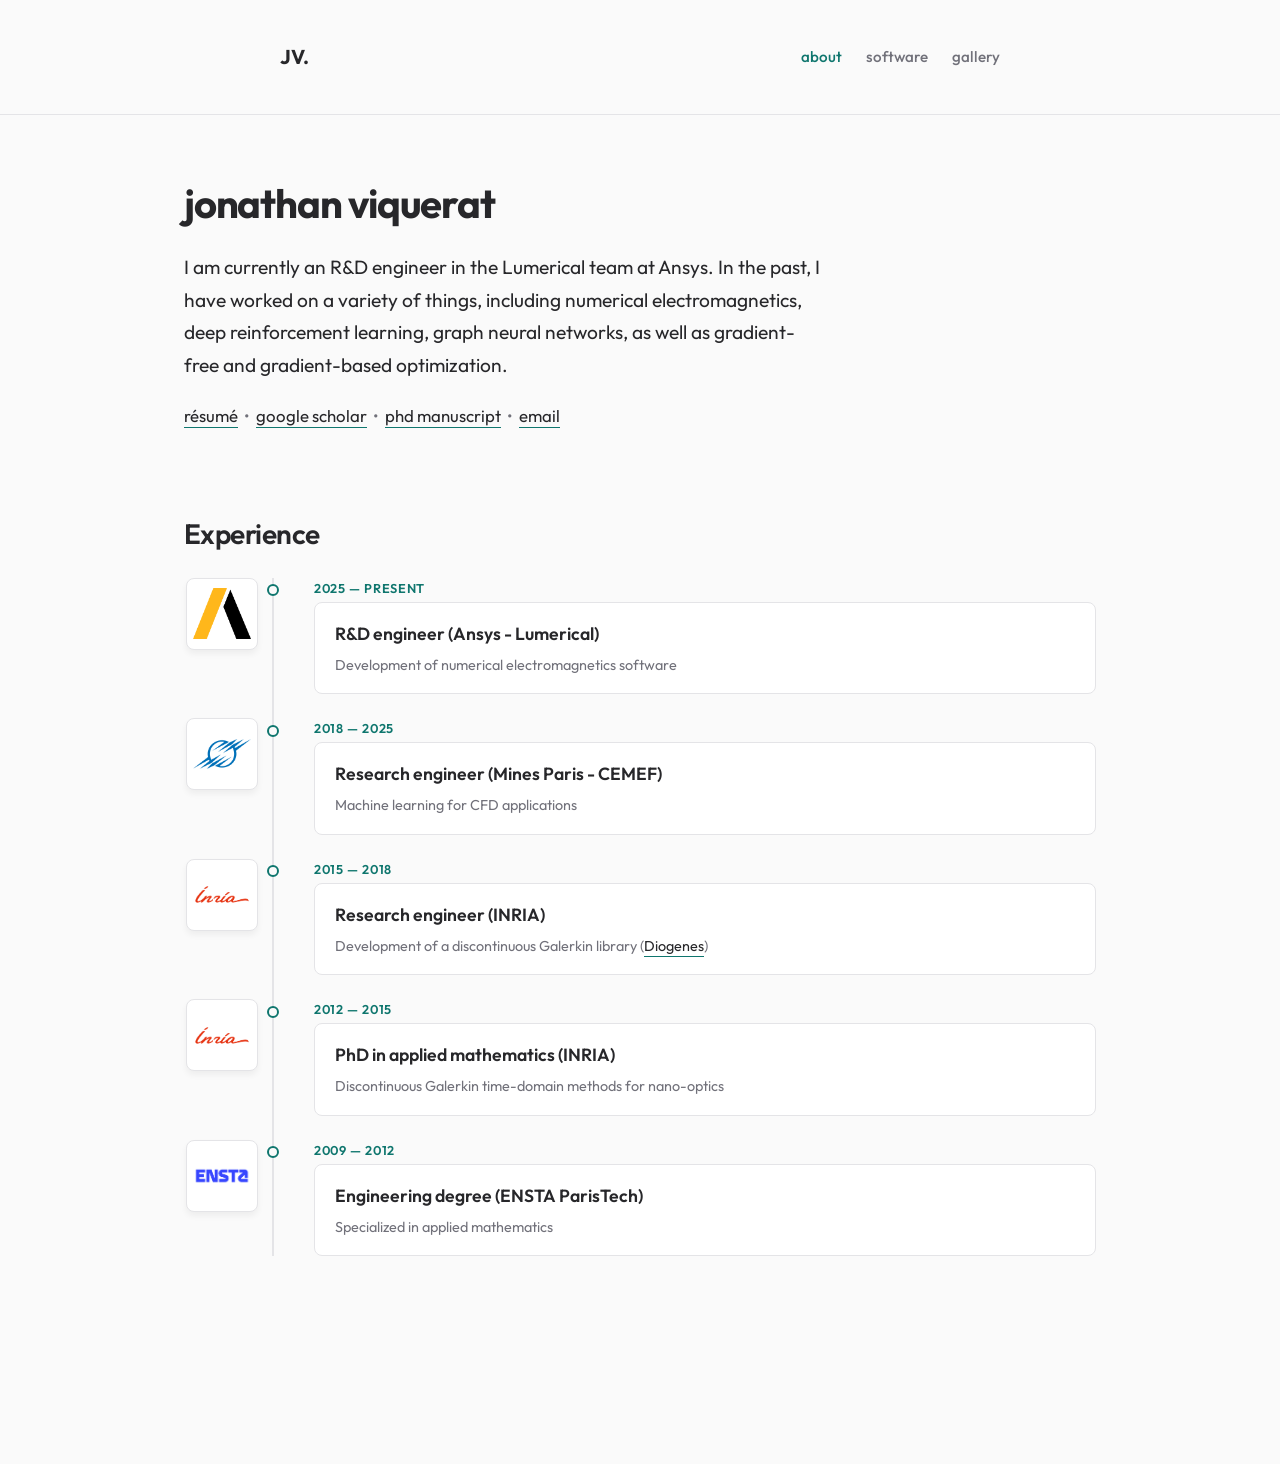
<file: index.html>
<!DOCTYPE html>
<html lang="en">
<head>
    <meta charset="UTF-8">
    <meta name="viewport" content="width=device-width, initial-scale=1.0">
    <title>JV</title>
    <link rel="stylesheet" href="css/style.css">
</head>
<body>

    <script src="js/header.js"></script>
    <site-header></site-header>

    <main class="main-content">
        <section class="section">
            <h1>jonathan viquerat</h1>
            <p style="font-size: 1.2rem; color: var(--text-primary); max-width: 40rem;">
                I am currently an R&D engineer in the Lumerical team at Ansys. In the past, I have worked on a variety of things, including numerical electromagnetics, deep reinforcement learning, graph neural networks, as well as gradient-free and gradient-based optimization.
            </p>
            <p>
                <a href="img/cv.pdf" class="text-link" target="_blank">résumé</a> &nbsp;•&nbsp;
                <a href="https://scholar.google.fr/citations?user=guoJL5UAAAAJ&hl=fr" class="text-link" target="_blank">google scholar</a> &nbsp;•&nbsp;
                <a href="https://theses.hal.science/tel-01272010" class="text-link" target="_blank">phd manuscript</a> &nbsp;•&nbsp;
                <a href="mailto:jonathanviquerat@gmail.com" class="text-link">email</a>
            </p>
        </section>

        <section class="section">
            <h2>Experience</h2>
            <div class="timeline">

                <div class="timeline-item">
                    <img src="img/ansys.png" class="timeline-logo" alt="ansys">
                    <span class="timeline-date">2025 — Present</span>
                    <div class="timeline-content">
                        <h3>R&D engineer (Ansys - Lumerical)</h3>
                        <p style="margin-top: 0.25rem;">Development of numerical electromagnetics software</p>
                    </div>
                </div>

                <div class="timeline-item">
                    <img src="img/mines.png" class="timeline-logo" alt="mines">
                    <span class="timeline-date">2018 — 2025</span>
                    <div class="timeline-content">
                        <h3>Research engineer (Mines Paris - CEMEF)</h3>
                        <p style="margin-top: 0.25rem;">Machine learning for CFD applications</p>
                    </div>
                </div>

                <div class="timeline-item">
                    <img src="img/inria.png" class="timeline-logo" alt="INRIA">
                    <span class="timeline-date">2015 — 2018</span>
                    <div class="timeline-content">
                        <h3>Research engineer (INRIA)</h3>
                        <p style="margin-top: 0.25rem;">Development of a discontinuous Galerkin library (<a href="https://diogenes.inria.fr/" class="text-link" target="_blank">Diogenes</a>)</p>
                    </div>
                </div>

                <div class="timeline-item">
                    <img src="img/inria.png" class="timeline-logo" alt="INRIA">
                    <span class="timeline-date">2012 — 2015</span>
                    <div class="timeline-content">
                        <h3>PhD in applied mathematics (INRIA)</h3>
                        <p style="margin-top: 0.25rem;">Discontinuous Galerkin time-domain methods for nano-optics</p>
                    </div>
                </div>

                <div class="timeline-item">
                    <img src="img/ensta.png" class="timeline-logo" alt="ENSTA ParisTech">
                    <span class="timeline-date">2009 — 2012</span>
                    <div class="timeline-content">
                        <h3>Engineering degree (ENSTA ParisTech)</h3>
                        <p style="margin-top: 0.25rem;">Specialized in applied mathematics</p>
                    </div>
                </div>

            </div>
        </section>

    </main>

</body>
</html>
</file>
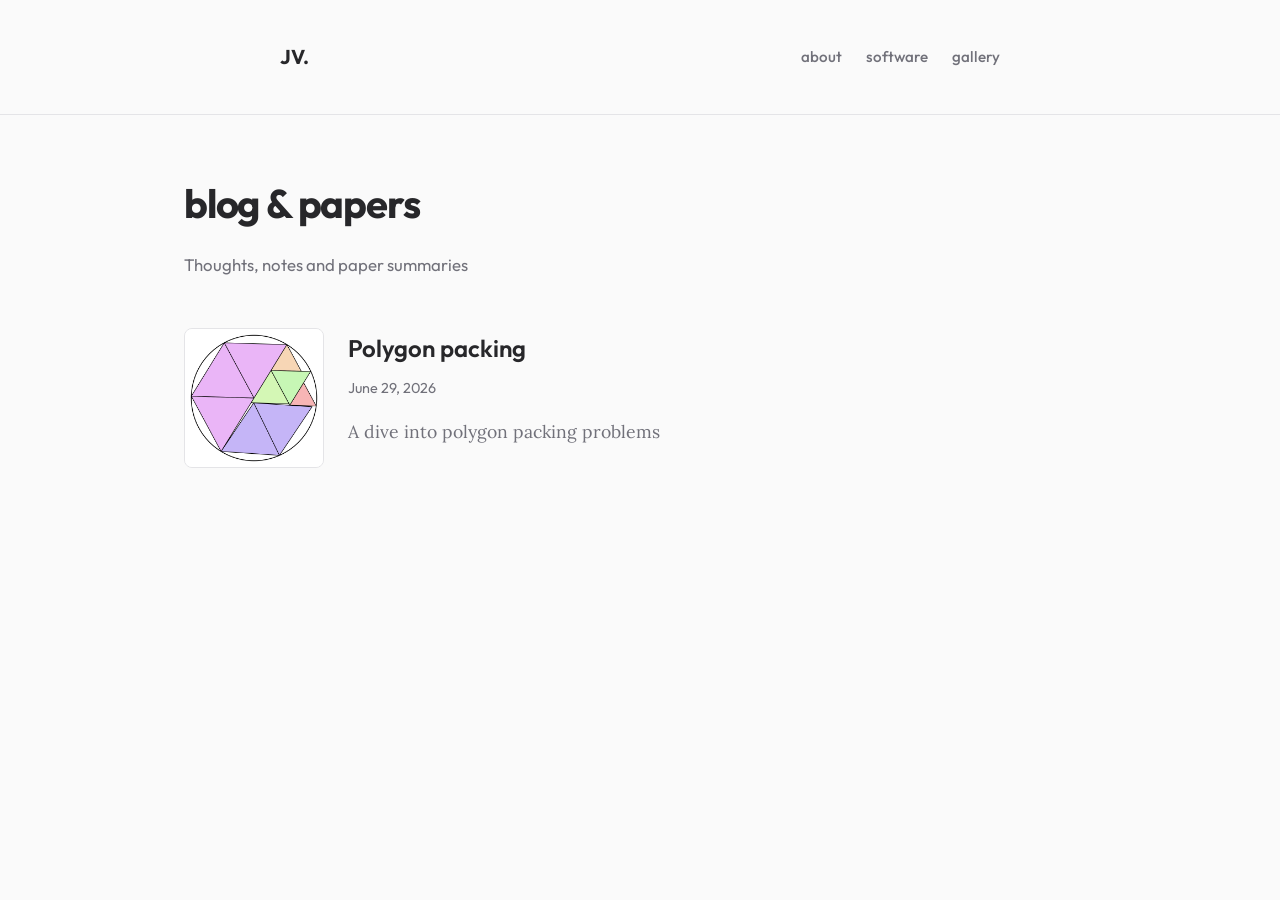
<file: blog.html>
<!DOCTYPE html>
<html lang="en">
<head>
    <meta charset="UTF-8">
    <meta name="viewport" content="width=device-width, initial-scale=1.0">
    <title>blog - JV</title>
    <link rel="stylesheet" href="css/style.css">
</head>
<body>

    <script src="js/header.js"></script>
    <site-header></site-header>

    <main class="main-content">
        <section class="section">
            <h1>blog & papers</h1>
            <p>Thoughts, notes and paper summaries</p>

            <ul class="blog-list" style="margin-top: 3rem;">
                <li class="blog-item">
                    <img src="img/pack_logo.png" alt="Floating point comparison graphic" class="blog-thumbnail">
                    <div class="blog-item-content">
                        <a href="blog/packing.html" class="blog-title">Polygon packing</a>
                        <div class="blog-meta">
                            <time>June 29, 2026</time>
                        </div>
                        <p class="blog-excerpt">
                            A dive into polygon packing problems
                        </p>
                    </div>
                </li>
            </ul>
        </section>
    </main>

</body>
</html>
</file>
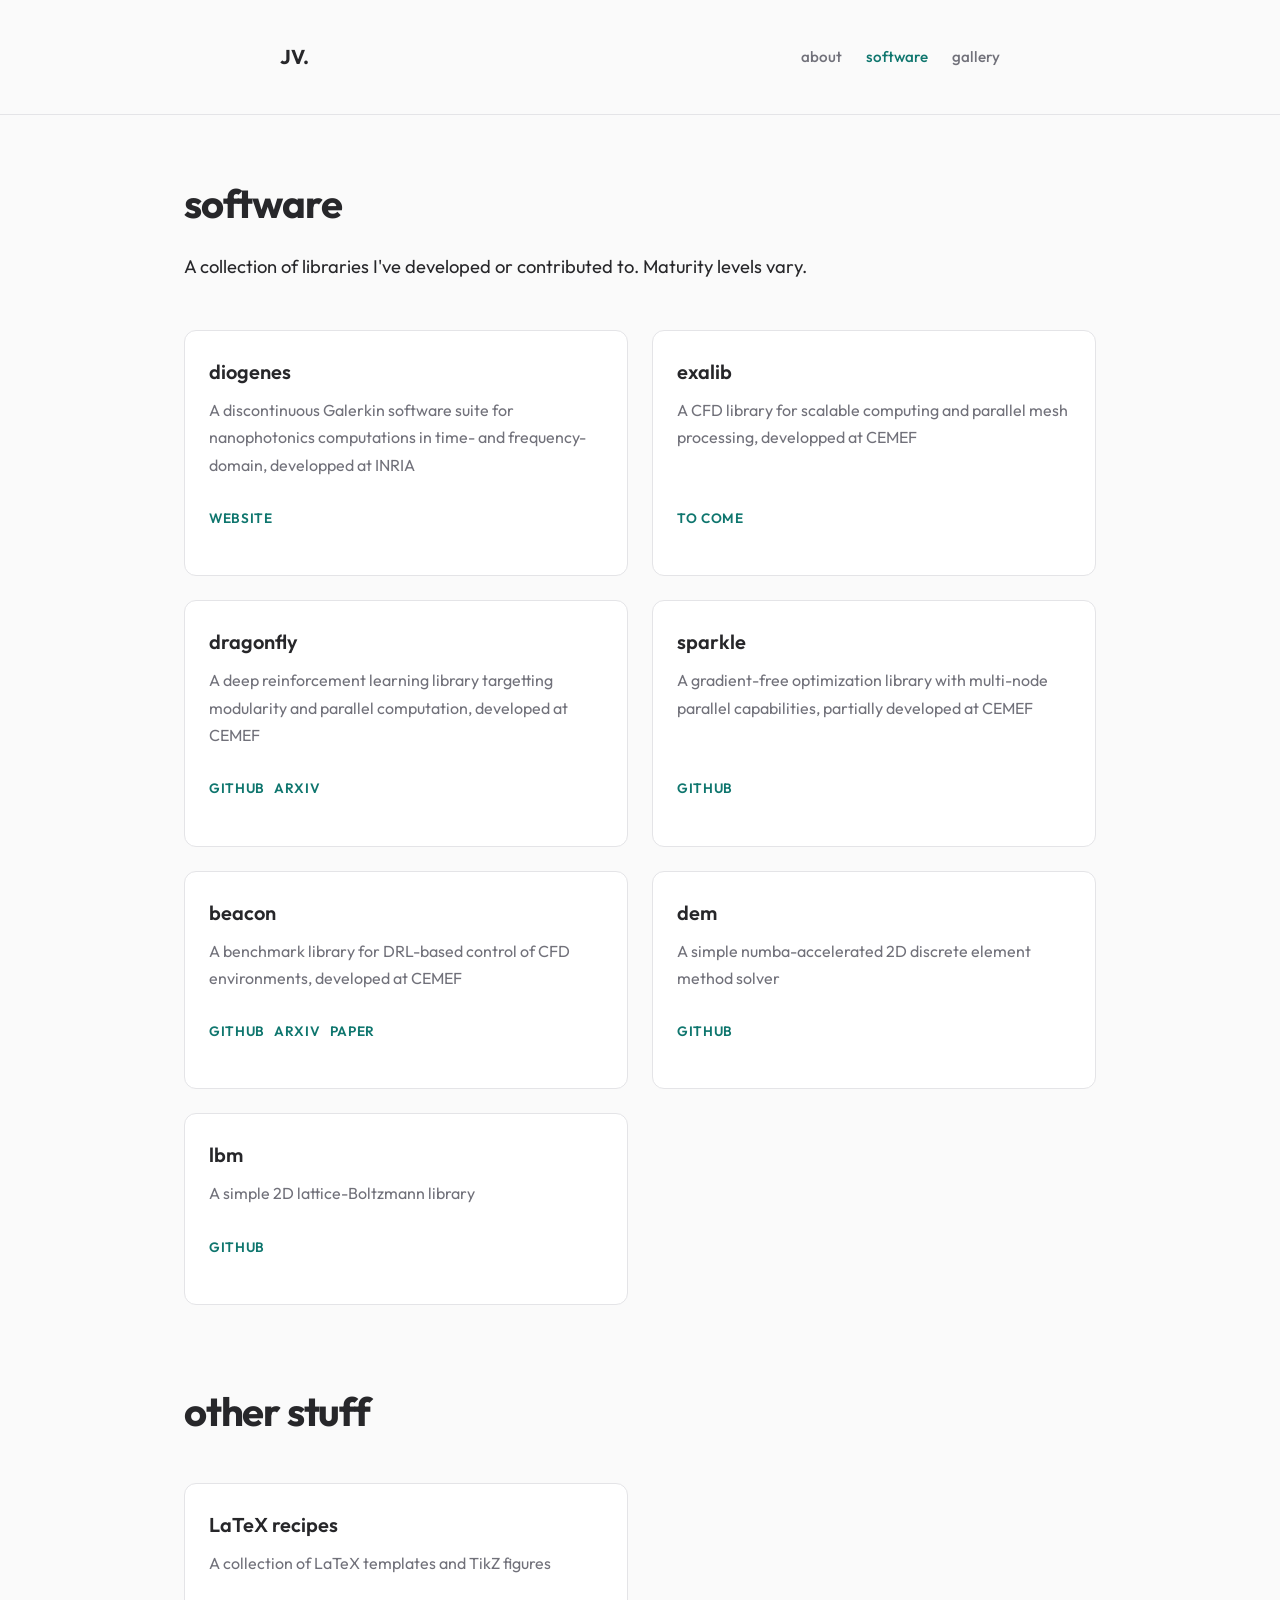
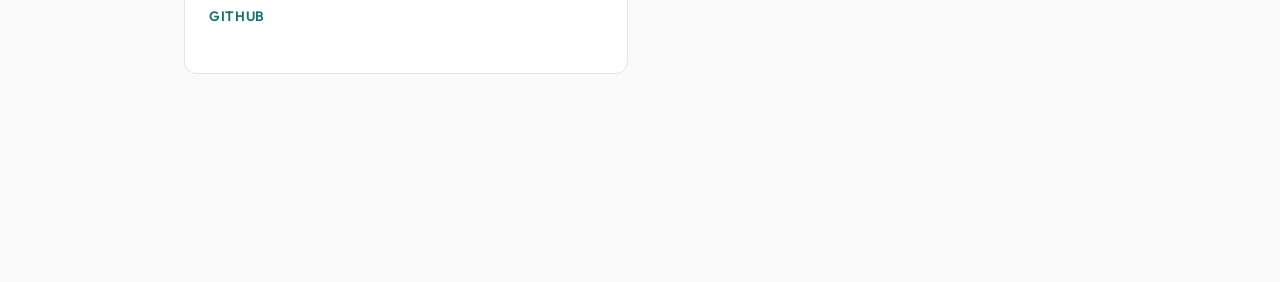
<file: software.html>
<!DOCTYPE html>
<html lang="en">
<head>
    <meta charset="UTF-8">
    <meta name="viewport" content="width=device-width, initial-scale=1.0">
    <title>software — JV</title>
    <link rel="stylesheet" href="css/style.css">
</head>
<body>

    <script src="js/header.js"></script>
    <site-header></site-header>

    <main class="main-content">
        <section class="section">
            <h1>software</h1>
            <p style="font-size: 1.15rem; color: var(--text-primary); max-width: 40rem;">
                A collection of libraries I've developed or contributed to. Maturity levels vary.
            </p>

            <div class="software-grid" style="margin-top: 3rem;">

                <div class="software-card">
                    <span class="software-title">diogenes</span>
                    <p class="software-desc">A discontinuous Galerkin software suite for nanophotonics computations in time- and frequency-domain, developped at INRIA</p>
                    <p> <a href="https://diogenes.inria.fr/" class="software-link" target="_blank">website</a> </p>
                </div>

                <div class="software-card">
                    <span class="software-title">exalib</span>
                    <p class="software-desc">A CFD library for scalable computing and parallel mesh processing, developped at CEMEF</p>
                    <p> <a href="#" class="software-link">to come</a> </p>
                </div>

                <div class="software-card">
                    <span class="software-title">dragonfly</span>
                    <p class="software-desc">A deep reinforcement learning library targetting modularity and parallel computation, developed at CEMEF</p>
                    <p> <a href="https://github.com/jviquerat/dragonfly" class="software-link" target="_blank">github</a> &nbsp <a href="https://arxiv.org/abs/2505.03778" class="software-link" target="_blank">arXiv</a> </p>
                </div>

                <div class="software-card">
                    <span class="software-title">sparkle</span>
                    <p class="software-desc">A gradient-free optimization library with multi-node parallel capabilities, partially developed at CEMEF</p>
                    <p> <a href="https://github.com/jviquerat/sparkle" class="software-link" target="_blank">github</a> </p>
                </div>

                <div class="software-card">
                    <span class="software-title">beacon</span>
                    <p class="software-desc">A benchmark library for DRL-based control of CFD environments, developed at CEMEF</p>
                    <p> <a href="https://github.com/jviquerat/beacon" class="software-link" target="_blank">github</a> &nbsp <a href="https://arxiv.org/abs/2402.17402" class="software-link" target="_blank">arXiv</a> &nbsp <a href="https://www.mdpi.com/2076-3417/14/9/3561" class="software-link" target="_blank">paper</a></p>
                </div>

                <div class="software-card">
                    <span class="software-title">dem</span>
                    <p class="software-desc">A simple numba-accelerated 2D discrete element method solver</p>
                    <p> <a href="https://github.com/jviquerat/dem" class="software-link" target="_blank">github</a> </p>
                </div>

                <div class="software-card">
                    <span class="software-title">lbm</span>
                    <p class="software-desc">A simple 2D lattice-Boltzmann library</p>
                    <p> <a href="https://github.com/jviquerat/lbm" class="software-link" target="_blank">github</a> </p>
                </div>

            </div>

            <br>
            <br>
            <br>
            <h1>other stuff</h1>

            <div class="software-grid" style="margin-top: 3rem;">

                <div class="software-card">
                    <span class="software-title">LaTeX recipes</span>
                    <p class="software-desc">A collection of LaTeX templates and TikZ figures</p>
                    <p> <a href="https://github.com/jviquerat/latex" class="software-link" target="_blank">github</a> </p>
                </div>

            </div>
        </section>
    </main>

</body>
</html>
</file>
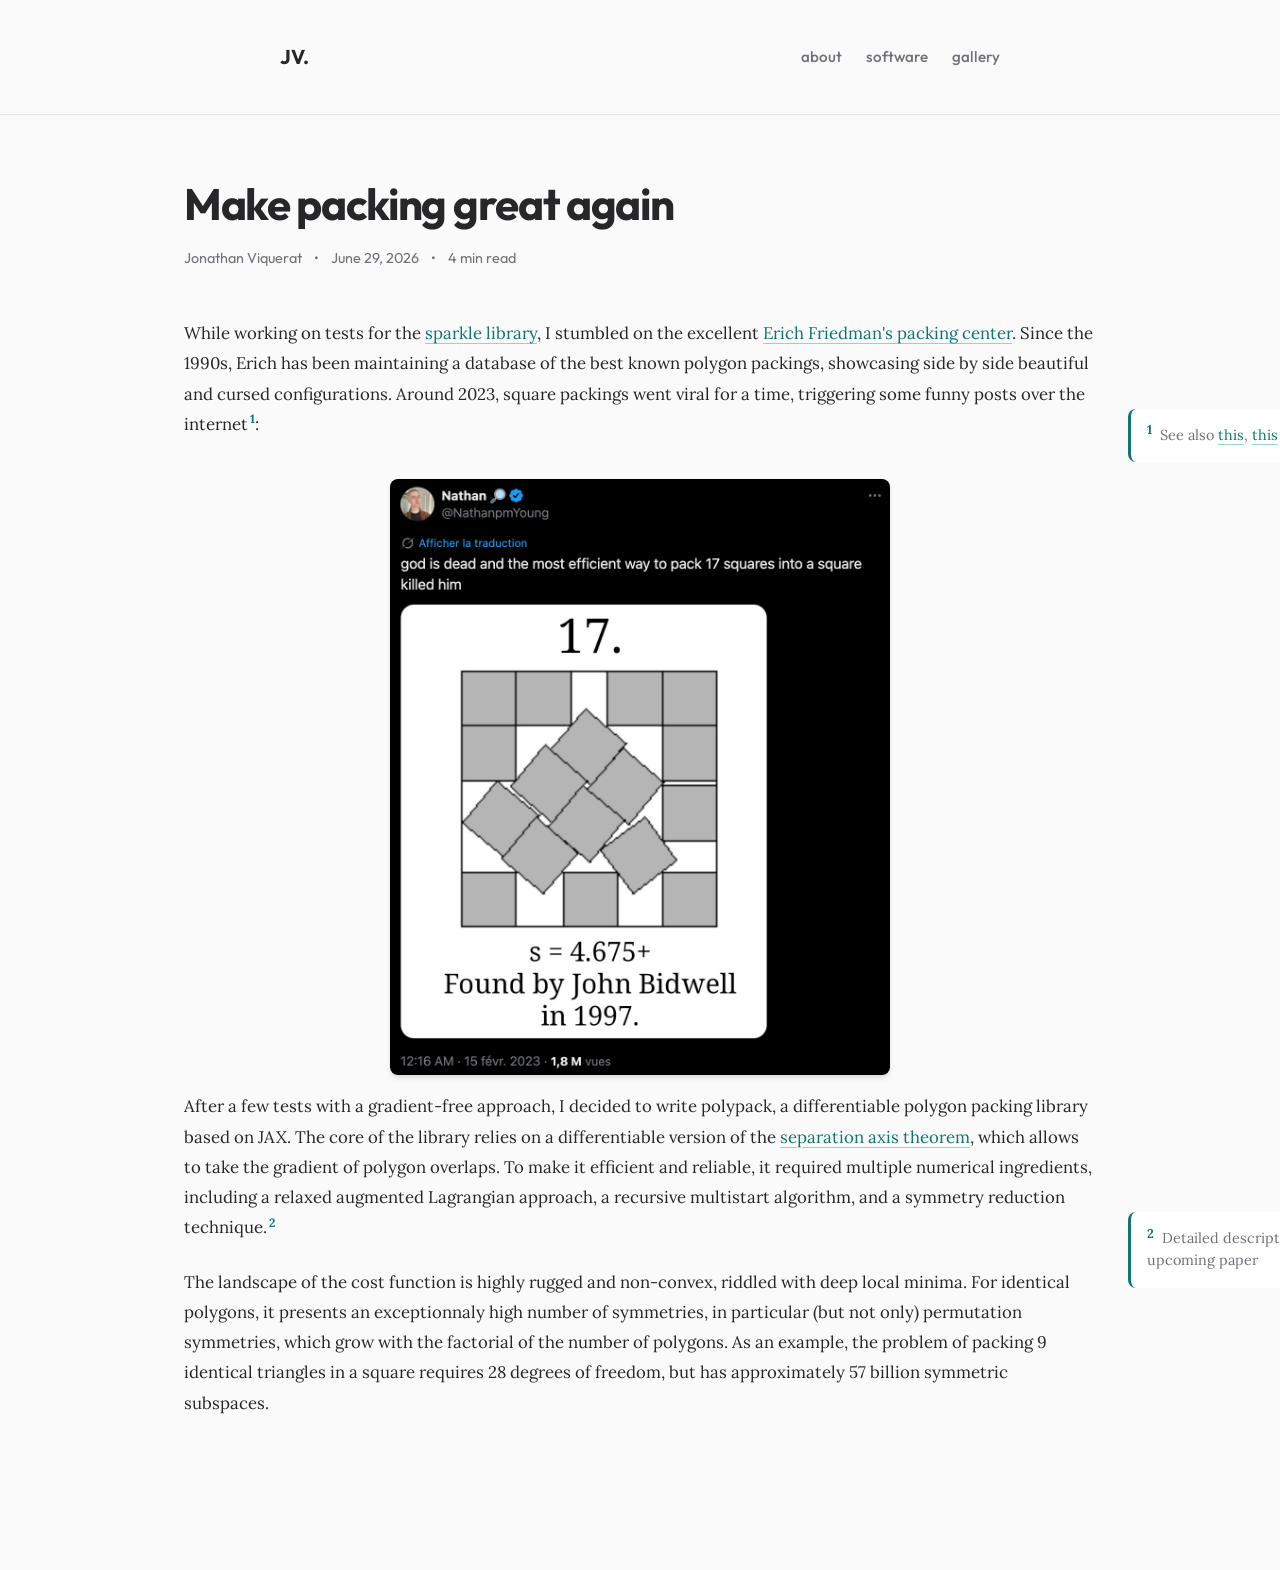
<file: blog/packing.html>
<!DOCTYPE html>
<html lang="en">
<head>
    <meta charset="UTF-8">
    <meta name="viewport" content="width=device-width, initial-scale=1.0">
    <title>Polygon packing - Jonathan Viquerat</title>
    <link rel="stylesheet" href="../css/style.css">
    <style>
        .code-block {
            background-color: var(--surface-color);
            border: 1px solid var(--border-color);
            border-radius: 0.5rem;
            padding: 1rem 1.25rem;
            font-family: monospace;
            font-size: 0.95rem;
            color: var(--text-primary);
            overflow-x: auto;
            margin-bottom: 1.5rem;
        }
    </style>
</head>
<body>

    <script src="../js/header.js"></script>
    <site-header></site-header>

    <main class="main-content">
        <article class="article-header">
            <h1 class="article-title">Make packing great again</h1>
            <div class="blog-meta">
                <span>Jonathan Viquerat</span>
                <span>•</span>
                <time>June 29, 2026</time>
                <span>•</span>
                <span>4 min read</span>
            </div>
        </article>

        <div class="article-content">

            <p>While working on tests for the <a href="https://github.com/jviquerat/sparkle">sparkle library</a>, I stumbled on the excellent <a href="https://erich-friedman.github.io/packing/index.html">Erich Friedman's packing center</a>. Since the 1990s, Erich has been maintaining a database of the best known polygon packings, showcasing side by side beautiful and cursed configurations. Around 2023, square packings went viral for a time, triggering some funny posts over the internet<side-note for="note-pack"></side-note>:</p>
            <note-def id="note-pack">See also <a href="https://xkcd.com/2740/">this</a>, <a href="https://medium.com/@Mazequizzing/deeply-unsettling-asymmetric-patterns-in-mathematics-optimal-packing-of-17-squares-0171a792f165">this</a> and <a href="https://www.reddit.com/r/ExplainTheJoke/comments/1u9z5ho/i_dont_get_this_can_anyone_help_me/">this</a></note-def>

            <img src="packing/twitter.png" alt="Twitter trend" style="width: 80%; max-width: 500px;">
            <!-- <p class="article-image-caption">Figure 1: The trend.</p> -->

            <p>After a few tests with a gradient-free approach, I decided to write polypack, a differentiable polygon packing library based on JAX. The core of the library relies on a differentiable version of the <a href="https://en.wikipedia.org/wiki/Hyperplane_separation_theorem">separation axis theorem</a>, which allows to take the gradient of polygon overlaps. To make it efficient and reliable, it required multiple numerical ingredients, including a relaxed augmented Lagrangian approach, a recursive multistart algorithm, and a symmetry reduction technique.<side-note for="note-paper"></side-note></p>

            <note-def id="note-paper">Detailed description in an upcoming paper</note-def>

            <p>The landscape of the cost function is highly rugged and non-convex, riddled with deep local minima. For identical polygons, it presents an exceptionnaly high number of symmetries, in particular (but not only) permutation symmetries, which grow with the factorial of the number of polygons. As an example, the problem of packing 9 identical triangles in a square requires 28 degrees of freedom, but has approximately 57 billion symmetric subspaces. </p>

            
        </div>
    </main>

</body>
</html>
</file>
<file: css/style.css>
@import url('https://fonts.googleapis.com/css2?family=Lora:ital,wght@0,400;0,600;1,400;1,600&family=Outfit:wght@300;400;500;600;700&display=swap');

:root {
    /* Light Theme (Paper & Ink) */
    --bg-color: #FAFAFA;
    --surface-color: #FFFFFF;
    --text-primary: #27272A;
    --text-secondary: #71717A;
    --accent: #0F766E; /* Deep elegant teal */
    --accent-hover: #115E59;
    --border-color: #E4E4E7;

    --font-ui: 'Outfit', -apple-system, BlinkMacSystemFont, 'Segoe UI', Roboto, sans-serif;
    --font-serif: 'Lora', Georgia, serif;
}

@media (prefers-color-scheme: dark) {
    :root {
        /* Dark Theme (Slate & Neon) */
        --bg-color: #09090B;
        --surface-color: #18181B;
        --text-primary: #F4F4F5;
        --text-secondary: #A1A1AA;
        --accent: #2DD4BF; /* Bright teal */
        --accent-hover: #5EEAD4;
        --border-color: #27272A;
    }
}

*, *::before, *::after {
    box-sizing: border-box;
    margin: 0;
    padding: 0;
}

body {
    background-color: var(--bg-color);
    color: var(--text-primary);
    font-family: var(--font-ui);
    line-height: 1.7;
    -webkit-font-smoothing: antialiased;
}

a {
    color: inherit;
    text-decoration: none;
    transition: all 0.2s ease;
}

/* --- Layout --- */
.header {
    padding: 2.5rem 0;
    border-bottom: 1px solid var(--border-color);
    background-color: var(--bg-color);
    position: sticky;
    top: 0;
    z-index: 10;
}

.header-inner {
    max-width: 48rem;
    margin: 0 auto;
    padding: 0 1.5rem;
    display: flex;
    justify-content: space-between;
    align-items: center;
}

.logo {
    font-size: 1.25rem;
    font-weight: 700;
    letter-spacing: -0.02em;
    color: var(--text-primary);
}

.logo:hover {
    color: var(--accent);
}

.nav-links {
    display: flex;
    gap: 1.5rem;
}

.nav-links a {
    font-size: 0.95rem;
    font-weight: 500;
    color: var(--text-secondary);
}

.nav-links a:hover {
    color: var(--accent);
}

.main-content {
    max-width: 60rem;
    margin: 0 auto;
    padding: 4rem 1.5rem 8rem;
}

.section {
    margin-bottom: 5rem;
}

/* --- Typography --- */
h1 {
    font-size: 2.5rem;
    font-weight: 700;
    letter-spacing: -0.03em;
    margin-bottom: 1.5rem;
    line-height: 1.2;
}

h2 {
    font-size: 1.75rem;
    font-weight: 600;
    letter-spacing: -0.02em;
    margin-top: 3rem;
    margin-bottom: 1.25rem;
}

h3 {
    font-size: 1.1rem;
    font-weight: 600;
    margin-bottom: 0.2rem;
}

p {
    margin-bottom: 1.25rem;
    color: var(--text-secondary);
    font-size: 1.05rem;
}

.text-link {
    color: var(--text-primary);
    border-bottom: 1px solid var(--accent);
    padding-bottom: 1px;
}

.text-link:hover {
    color: var(--accent);
    border-bottom-width: 2px;
}

/* --- Timeline --- */
.timeline {
    position: relative;
    padding-left: 2.5rem;
    margin-left: 5.5rem;
    border-left: 2px solid var(--border-color);
}

.timeline-item {
    position: relative;
    margin-bottom: 1.5rem; /* Smaller margin */
}

.timeline-item::before {
    content: '';
    position: absolute;
    left: calc(-2.5rem - 1px - 0.375rem);
    top: 0.4rem;
    width: 0.75rem;
    height: 0.75rem;
    border-radius: 50%;
    background-color: var(--bg-color);
    border: 2px solid var(--accent);
}

.timeline-logo {
    position: absolute;
    left: calc(-2.5rem - 5.5rem);
    top: 0;
    width: 4.5rem;
    height: 4.5rem;
    object-fit: contain;
    background-color: #ffffff;
    border-radius: 0.5rem;
    padding: 0.35rem;
    border: 1px solid var(--border-color);
    box-shadow: 0 4px 6px rgba(0,0,0,0.05);
}

.timeline-date {
    font-size: 0.8rem;
    font-weight: 600;
    text-transform: uppercase;
    letter-spacing: 0.05em;
    color: var(--accent);
    margin-bottom: 0.15rem;
    display: block;
}

.timeline-content {
    background-color: var(--surface-color);
    padding: 1rem 1.25rem; /* Smaller padding */
    border-radius: 0.5rem;
    border: 1px solid var(--border-color);
}

.timeline-content p {
    margin-bottom: 0;
    font-size: 0.9rem; /* Smaller text */
}

/* --- Portfolio Grid (Hover Effect) --- */
.portfolio-grid {
    display: grid;
    grid-template-columns: repeat(3, 1fr);
    gap: 1.5rem;
}

@media (max-width: 768px) {
    .portfolio-grid {
        grid-template-columns: repeat(2, 1fr);
    }
}

@media (max-width: 480px) {
    .portfolio-grid {
        grid-template-columns: 1fr;
    }
}

.portfolio-card {
    position: relative;
    background-color: var(--bg-color);
    border: 1px solid var(--border-color);
    border-radius: 0.75rem;
    overflow: hidden; /* Hide overflowing image */
    display: flex;
    flex-direction: column;
    transition: border-color 0.3s ease;
    aspect-ratio: 1 / 1;
}

.portfolio-card:hover {
    border-color: var(--accent);
}

.portfolio-card img {
    width: 100%;
    height: 100%;
    object-fit: contain;
    display: block;
    transition: transform 0.5s cubic-bezier(0.4, 0, 0.2, 1);
}

.portfolio-card:hover img {
    transform: scale(1.08); /* Zoom effect on hover */
}

.portfolio-overlay {
    position: absolute;
    inset: 0;
    background: linear-gradient(to top, rgba(9, 9, 11, 0.98) 0%, rgba(9, 9, 11, 0.7) 60%, rgba(9, 9, 11, 0.3) 100%);
    padding: 1.25rem;
    display: flex;
    flex-direction: column;
    justify-content: flex-end;
    opacity: 0; /* Hidden by default */
    transform: translateY(15px);
    transition: opacity 0.3s ease, transform 0.3s ease;
}

.portfolio-card:hover .portfolio-overlay {
    opacity: 1; /* Show on hover */
    transform: translateY(0);
}

.portfolio-title {
    font-weight: 600;
    font-size: 1rem;
    color: #ffffff; /* Always white text on dark overlay */
    margin-bottom: 0.25rem;
    line-height: 1.2;
}

.portfolio-desc {
    color: rgba(255, 255, 255, 0.85); /* Always off-white text on dark overlay */
    font-size: 0.85rem;
    margin-bottom: 0;
    line-height: 1.4;
}

/* --- Blog Architecture --- */
.blog-list {
    list-style: none;
}

.blog-item {
    padding-bottom: 2rem;
    margin-bottom: 2rem;
    border-bottom: 1px dashed var(--border-color);
}

.blog-item:last-child {
    border-bottom: none;
}

.blog-title {
    font-size: 1.5rem;
    font-weight: 600;
    color: var(--text-primary);
    display: inline-block;
    margin-bottom: 0.5rem;
}

.blog-title:hover {
    color: var(--accent);
}

.blog-meta {
    font-size: 0.9rem;
    color: var(--text-secondary);
    display: flex;
    align-items: center;
    gap: 0.75rem;
    margin-bottom: 1rem;
}

.blog-excerpt {
    font-family: var(--font-serif);
    font-size: 1.1rem;
    color: var(--text-secondary);
    margin-bottom: 0;
}

/* --- Blog Post Reading Experience --- */
.article-header {
    margin-bottom: 3rem;
}

.article-title {
    font-size: 2.75rem;
    line-height: 1.15;
    margin-bottom: 1rem;
}

.article-content {
    font-family: var(--font-serif);
    font-size: 1.18rem;
    line-height: 1.8;
    color: var(--text-primary);
}

.article-content p {
    color: inherit;
    margin-bottom: 1.5rem;
}

.article-content a {
    color: var(--accent);
    text-decoration: underline;
    text-underline-offset: 4px;
    text-decoration-thickness: 1px;
    text-decoration-color: rgba(13, 148, 136, 0.4);
    transition: all 0.2s ease;
}

.article-content a:hover {
    color: var(--text-primary);
    text-decoration-color: var(--text-primary);
}

.article-content h2,
.article-content h3 {
    font-family: var(--font-ui);
}

.article-content ul,
.article-content ol {
    margin-bottom: 1.5rem;
    padding-left: 1.5rem;
}

.article-content li {
    margin-bottom: 0.5rem;
}

.article-content blockquote {
    border-left: 4px solid var(--accent);
    padding-left: 1.25rem;
    margin-left: 0;
    margin-right: 0;
    font-style: italic;
    color: var(--text-secondary);
}

.article-content img {
    max-width: 100%;
    height: auto;
    border-radius: 0.5rem;
    display: block;
    margin: 2.5rem auto 1rem auto;
    box-shadow: 0 4px 6px -1px rgba(0, 0, 0, 0.1), 0 2px 4px -1px rgba(0, 0, 0, 0.06);
}

.article-image-caption {
    text-align: center;
    font-size: 0.85rem;
    color: var(--text-secondary);
    margin-bottom: 2.5rem;
    font-family: var(--font-ui);
}

body {
    counter-reset: sidenote-counter;
}

.sidenote-number {
    counter-increment: sidenote-counter;
}

.sidenote-number::after {
    content: counter(sidenote-counter);
    font-size: 0.75rem;
    vertical-align: super;
    line-height: 0;
    color: var(--accent);
    font-weight: bold;
    margin-left: 0.1rem;
}

.sidenote {
    float: right;
    clear: right;
    width: 16rem;
    margin-right: -18rem;
    margin-bottom: 1rem;
    font-size: 0.9rem;
    line-height: 1.5;
    color: var(--text-secondary);
    background-color: var(--surface-color);
    padding: 1rem;
    border-radius: 0.5rem;
    border-left: 3px solid var(--accent);
}

.sidenote::before {
    content: counter(sidenote-counter) " ";
    font-size: 0.8rem;
    vertical-align: super;
    line-height: 0;
    color: var(--accent);
    font-weight: bold;
    margin-right: 0.3rem;
}

@media (max-width: 1100px) {
    .sidenote {
        float: none;
        display: block;
        width: 100%;
        margin-right: 0;
        margin-top: 0.5rem;
        margin-bottom: 0.5rem;
    }
}

note-def {
    display: none;
}

/* --- Software Cards --- */
.software-grid {
    display: grid;
    grid-template-columns: repeat(auto-fill, minmax(300px, 1fr));
    gap: 1.5rem;
}

.software-card {
    background-color: var(--surface-color);
    border: 1px solid var(--border-color);
    border-radius: 0.75rem;
    padding: 1.5rem;
    display: flex;
    flex-direction: column;
    transition: transform 0.2s ease, border-color 0.2s ease;
}

.software-card:hover {
    transform: translateY(-4px);
    border-color: var(--accent);
}

.software-title {
    font-weight: 600;
    font-size: 1.25rem;
    color: var(--text-primary);
    margin-bottom: 0.5rem;
}

.software-card:hover .software-title {
    color: var(--accent);
}

.software-desc {
    color: var(--text-secondary);
    font-size: 1rem;
    margin-bottom: 1.5rem;
    flex-grow: 1;
}

.software-link {
    font-size: 0.85rem;
    font-weight: 600;
    color: var(--accent);
    text-transform: uppercase;
    letter-spacing: 0.05em;
    align-self: flex-start;
}

.software-link:hover {
    color: var(--text-primary);
}

.blog-item {
    display: flex;
    gap: 1.5rem;
    align-items: flex-start;
}

.blog-item-content {
    flex: 1;
}

.blog-thumbnail {
    width: 140px;
    height: auto;
    object-fit: contain;
    border-radius: 0.5rem;
    border: 1px solid var(--border-color);
    flex-shrink: 0;
}
</file>
